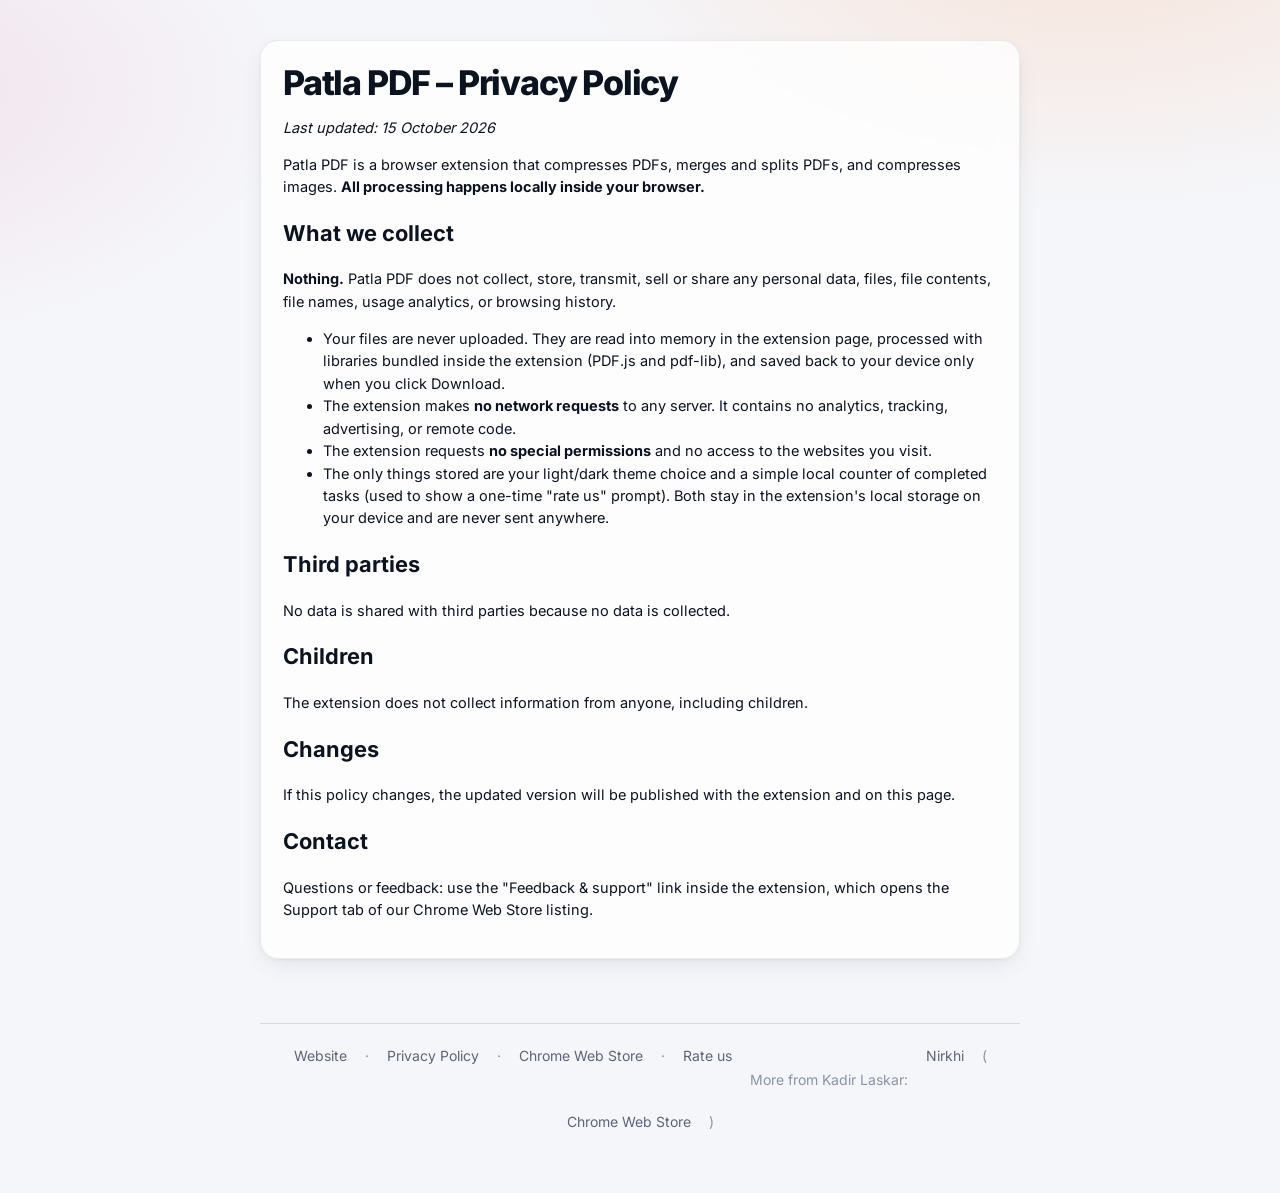
<file: privacy.html>
<!doctype html><html lang="en"><head><meta charset="utf-8"><meta name="viewport" content="width=device-width,initial-scale=1"><title>Patla PDF – Privacy Policy</title><link rel="stylesheet" href="app.css"><script src="theme.js"></script><link rel="icon" type="image/x-icon" href="/patla-pdf/favicon.ico"><link rel="icon" type="image/png" sizes="32x32" href="/patla-pdf/img/favicon-32.png"><link rel="icon" type="image/png" sizes="192x192" href="/patla-pdf/img/icon-192.png"><link rel="apple-touch-icon" href="/patla-pdf/img/apple-touch-icon.png"></head><body><main><div class="card" style="max-width:760px;margin:12px auto"><h1>Patla PDF – Privacy Policy</h1>
<p><i>Last updated: 15 October 2026</i></p>
<p>Patla PDF is a browser extension that compresses PDFs, merges and splits PDFs, and compresses images. <b>All processing happens locally inside your browser.</b></p>
<h2>What we collect</h2>
<p><b>Nothing.</b> Patla PDF does not collect, store, transmit, sell or share any personal data, files, file contents, file names, usage analytics, or browsing history.</p>
<ul><li>Your files are never uploaded. They are read into memory in the extension page, processed with libraries bundled inside the extension (PDF.js and pdf-lib), and saved back to your device only when you click Download.</li>
<li>The extension makes <b>no network requests</b> to any server. It contains no analytics, tracking, advertising, or remote code.</li>
<li>The extension requests <b>no special permissions</b> and no access to the websites you visit.</li>
<li>The only things stored are your light/dark theme choice and a simple local counter of completed tasks (used to show a one-time "rate us" prompt). Both stay in the extension's local storage on your device and are never sent anywhere.</li>
</ul><h2>Third parties</h2>
<p>No data is shared with third parties because no data is collected.</p>
<h2>Children</h2>
<p>The extension does not collect information from anyone, including children.</p>
<h2>Changes</h2>
<p>If this policy changes, the updated version will be published with the extension and on this page.</p>
<h2>Contact</h2>
<p>Questions or feedback: use the "Feedback &amp; support" link inside the extension, which opens the Support tab of our Chrome Web Store listing.</p></div></main><footer style="max-width:760px;margin:40px auto;padding:20px;border-top:1px solid #8884;font:14px/1.7 Inter,system-ui,sans-serif;text-align:center"><a href="/patla-pdf/">Website</a> · <a href="/patla-pdf/privacy.html">Privacy Policy</a> · <a href="https://chromewebstore.google.com/detail/ilaejpopdgkfaldkhcfdjfapfnjnkfgb">Chrome Web Store</a> · <a href="https://chromewebstore.google.com/detail/ilaejpopdgkfaldkhcfdjfapfnjnkfgb/reviews">Rate us</a><br>More from Kadir Laskar: <a href="https://kadirlaskar012.github.io/nirkhi/">Nirkhi</a> (<a href="https://chromewebstore.google.com/detail/cbaaiidkfibllmdbldcjgonaeampadcp">Chrome Web Store</a>)</footer></body></html>
</file>
<file: app.css>
@import url(base.css);
body{min-height:100vh;background:
  radial-gradient(900px 500px at 85% -10%,rgba(255,138,61,.18),transparent 60%),
  radial-gradient(700px 420px at -10% 10%,rgba(214,51,108,.10),transparent 60%),var(--bg);background-attachment:fixed}
[data-theme=dark] body{background:radial-gradient(900px 500px at 85% -10%,rgba(255,120,40,.16),transparent 60%),radial-gradient(700px 420px at -10% 10%,rgba(214,51,108,.12),transparent 60%),var(--bg);background-attachment:fixed}
.top{position:sticky;top:0;z-index:20;display:flex;align-items:center;gap:14px;padding:12px 28px;background:color-mix(in srgb,var(--bg) 70%,transparent);backdrop-filter:saturate(1.6) blur(18px);border-bottom:1px solid var(--border)}
.brand{display:flex;align-items:center;gap:11px;margin-right:auto}.brand b{font-size:17px;letter-spacing:-.02em;display:block;line-height:1.2}.brand small{color:var(--muted);font-size:12.5px}
.theme-btn .sun{display:none}[data-theme=dark] .theme-btn .sun{display:block}[data-theme=dark] .theme-btn .moon{display:none}
main{max-width:880px;margin:0 auto;padding:28px 24px 12px}
.tabs{display:flex;gap:4px;padding:5px;margin:0 auto 26px;width:max-content;max-width:100%;overflow-x:auto;background:var(--card);border:1px solid var(--border);border-radius:16px;box-shadow:var(--sh2);backdrop-filter:blur(14px)}
.tab{display:inline-flex;align-items:center;gap:8px;border:0;background:none;color:var(--muted);padding:10px 16px;font-weight:600;font-size:14px;border-radius:12px;cursor:pointer;white-space:nowrap;transition:color .2s,background .25s var(--ease),box-shadow .25s}
.tab:hover{color:var(--text);background:var(--soft)}
.tab.active{color:#fff;background:var(--grad);box-shadow:var(--glow)}
.panel{display:none}.panel.active{display:block;animation:rise .4s var(--ease)}
@keyframes rise{from{opacity:0;transform:translateY(8px)}to{opacity:1;transform:none}}
.hero{text-align:center;margin-bottom:22px}
h1{font-size:34px;line-height:1.15;letter-spacing:-.035em;margin:0 0 8px;font-weight:800}
.muted{color:var(--muted)}.hero .muted{font-size:15.5px;max-width:560px;margin:0 auto}
.drop{position:relative;display:flex;flex-direction:column;align-items:center;justify-content:center;gap:6px;border-radius:22px;padding:38px 20px;text-align:center;cursor:pointer;margin:0 0 16px;background:var(--card);backdrop-filter:blur(14px);border:1.5px dashed var(--border2);box-shadow:var(--sh2);transition:border-color .2s,background .2s,transform .2s var(--ease),box-shadow .2s}
.drop:hover{border-color:var(--pri3);transform:translateY(-1px)}
.drop.over{border-color:var(--pri);background:var(--soft);transform:scale(1.01);box-shadow:0 0 0 6px var(--soft),var(--sh2)}
.drop-ic{display:grid;place-items:center;width:58px;height:58px;border-radius:18px;background:var(--grad);color:#fff;box-shadow:var(--glow);margin-bottom:8px;transition:transform .3s var(--ease)}
.drop-ic svg.i{width:26px;height:26px}
.drop:hover .drop-ic,.drop.over .drop-ic{transform:translateY(-3px) scale(1.04)}
.drop b{font-size:16px}.drop .hint{color:var(--faint);font-size:12.5px}
.drop.compact{flex-direction:row;padding:12px 16px;gap:12px;border-radius:16px}.drop.compact .drop-ic{width:36px;height:36px;border-radius:11px;margin:0}.drop.compact .drop-ic svg.i{width:18px;height:18px}.drop.compact .hint{display:none}
.fileinfo{display:flex;align-items:center;gap:12px;background:var(--card);backdrop-filter:blur(14px);border:1px solid var(--border);border-radius:14px;padding:11px 14px;font-size:14px;box-shadow:var(--sh1);margin-bottom:16px;animation:rise .3s var(--ease)}
.fileinfo .fi-ic{display:grid;place-items:center;width:34px;height:34px;border-radius:10px;background:var(--soft);color:var(--pri)}
.fileinfo .meta{color:var(--muted);margin-left:auto;font-variant-numeric:tabular-nums}
.card{background:var(--card);backdrop-filter:blur(14px);border:1px solid var(--border);border-radius:var(--r);padding:22px;box-shadow:var(--sh2);margin:0 0 16px}
.label{font-weight:700;font-size:13px;text-transform:uppercase;letter-spacing:.06em;color:var(--muted);margin:2px 0 12px}
.chips{display:flex;flex-wrap:wrap;gap:8px;align-items:center;margin-bottom:20px}
.chip{border:1px solid var(--border2);background:var(--card-solid);color:var(--text);border-radius:999px;padding:8px 15px;font-size:13.5px;font-weight:600;cursor:pointer;transition:all .2s var(--ease)}
.chip:hover{border-color:var(--pri3);color:var(--pri)}
.chip.active{background:var(--grad);border-color:transparent;color:#fff;box-shadow:var(--glow)}
.custom{display:inline-flex;align-items:center;gap:7px;color:var(--muted);font-size:13.5px;margin-left:4px}
input[type=number],.text,select.text{border:1px solid var(--border2);background:var(--card-solid);color:var(--text);border-radius:11px;padding:9px 12px;font:inherit;transition:border-color .2s,box-shadow .2s}
input:focus,.text:focus{outline:none;border-color:var(--pri3);box-shadow:0 0 0 4px var(--soft)}
.custom input{width:92px}.text{width:100%}
.radios{display:grid;gap:10px;margin-bottom:22px}
.opt{display:flex;align-items:flex-start;gap:12px;border:1px solid var(--border2);border-radius:14px;padding:12px 14px;cursor:pointer;background:var(--card-solid);transition:border-color .2s,background .2s}
.opt:hover{border-color:var(--pri3)}
.opt:has(input:checked){border-color:var(--pri);background:var(--soft)}
.opt input{accent-color:var(--pri);margin-top:3px}.opt b{display:block}.opt span.muted{font-size:13px}
.grid2{display:grid;grid-template-columns:1fr 1fr;gap:14px;margin-bottom:20px}.grid2 label{display:flex;flex-direction:column;gap:6px;font-size:13px;font-weight:600;color:var(--muted)}.grid2 .chk{flex-direction:row;align-items:center;gap:8px;font-weight:500}
input[type=checkbox]{accent-color:var(--pri);width:16px;height:16px}
.row{display:flex;gap:10px;flex-wrap:wrap;margin-top:14px;align-items:center}
.progress{position:relative;background:var(--card);backdrop-filter:blur(14px);border:1px solid var(--border);border-radius:16px;padding:14px 16px;box-shadow:var(--sh2);margin:0 0 16px;display:flex;align-items:center;gap:14px;animation:rise .3s var(--ease)}
.progress .bar{flex:1;height:10px;background:var(--bg2);border-radius:99px;overflow:hidden}
.progress .bar i{position:relative;display:block;height:100%;width:0;background:var(--grad);border-radius:99px;transition:width .35s var(--ease);overflow:hidden}
.progress .bar i::after{content:"";position:absolute;inset:0;background:linear-gradient(90deg,transparent,rgba(255,255,255,.45),transparent);transform:translateX(-100%);animation:shimmer 1.3s infinite}
@keyframes shimmer{to{transform:translateX(100%)}}
.progress span{font-size:13px;color:var(--muted);min-width:210px;font-variant-numeric:tabular-nums}
.result{position:relative;background:var(--card);backdrop-filter:blur(14px);border:1px solid var(--border);border-radius:var(--r);padding:22px;margin:0 0 16px;box-shadow:var(--sh2);overflow:hidden;animation:pop .45s var(--ease)}
.result::before{content:"";position:absolute;inset:0 0 auto 0;height:3px;background:linear-gradient(90deg,#12b76a,#32d583)}
.result.err::before{background:linear-gradient(90deg,#f04438,#fd853a)}
@keyframes pop{from{opacity:0;transform:translateY(10px) scale(.985)}to{opacity:1;transform:none}}
.res-head{display:flex;align-items:center;gap:10px;font-weight:700;margin-bottom:16px}
.res-head .st{display:grid;place-items:center;width:28px;height:28px;border-radius:50%;background:var(--ok-soft);color:var(--ok)}
.result.err .res-head .st{background:var(--err-soft);color:var(--err)}
.res-head .st svg.i{width:16px;height:16px;stroke-width:2.6}
.res-head .time{margin-left:auto;font-weight:500;color:var(--faint);font-size:13px}
.compare{display:grid;grid-template-columns:1fr auto 1fr auto;gap:18px;align-items:center;margin-bottom:14px}
.compare .k{font-size:12px;text-transform:uppercase;letter-spacing:.06em;color:var(--faint);font-weight:700}
.compare .v{font-size:28px;font-weight:800;letter-spacing:-.03em;font-variant-numeric:tabular-nums}
.compare .after .v{background:var(--grad);-webkit-background-clip:text;background-clip:text;color:transparent}
.compare .arr{color:var(--faint)}
.save-pill{display:inline-flex;align-items:center;gap:6px;background:var(--ok-soft);color:#067647;font-weight:800;border-radius:999px;padding:8px 14px;font-size:15px}
[data-theme=dark] .save-pill{color:#6ce9a6}
.meter{height:8px;background:var(--bg2);border-radius:99px;overflow:hidden;margin:4px 0 14px}
.meter i{display:block;height:100%;border-radius:99px;background:var(--grad);width:100%;animation:shrink .9s var(--ease) both}
@keyframes shrink{from{width:100%!important}}
.note{font-size:13.5px;color:var(--muted);margin:0 0 16px}
.result img.preview{width:120px;height:120px;object-fit:cover;border-radius:14px;border:1px solid var(--border);box-shadow:var(--sh2);float:right;margin:0 0 10px 16px}
.dl{text-decoration:none}
.filelist{list-style:none;padding:0;margin:0 0 6px}
.filelist li{display:flex;align-items:center;gap:12px;background:var(--card);backdrop-filter:blur(14px);border:1px solid var(--border);border-radius:14px;padding:10px 12px;margin:0 0 8px;cursor:grab;box-shadow:var(--sh1);animation:rise .3s var(--ease);transition:transform .2s var(--ease),box-shadow .2s,border-color .2s}
.filelist li:hover{box-shadow:var(--sh2);border-color:var(--border2)}
.filelist li.dragging{opacity:.5;transform:scale(.98)}
.filelist .grip{color:var(--faint)}.filelist .num{display:grid;place-items:center;min-width:26px;height:26px;border-radius:8px;background:var(--soft);color:var(--pri);font-weight:800;font-size:12.5px}
.filelist .name{flex:1;overflow:hidden;text-overflow:ellipsis;white-space:nowrap;font-weight:600}.filelist .meta{color:var(--muted);font-size:12.5px;font-variant-numeric:tabular-nums}
footer{display:flex;justify-content:center;gap:18px;flex-wrap:wrap;color:var(--faint);font-size:13px;padding:22px 24px 34px}footer a{color:var(--muted);text-decoration:none}footer a:hover{color:var(--pri)}
.toast{position:fixed;bottom:22px;left:50%;transform:translateX(-50%);background:#0b1220;color:#fff;padding:11px 18px;border-radius:12px;box-shadow:var(--sh3);animation:pop .3s var(--ease);z-index:50}
code{background:var(--soft);color:var(--pri2);padding:1px 6px;border-radius:6px;font-size:12.5px}
.rate{position:fixed;right:22px;bottom:22px;z-index:40;width:330px;background:var(--card-solid);border:1px solid var(--border);border-radius:18px;padding:18px;box-shadow:var(--sh3);animation:pop .4s var(--ease)}
.rate b{display:block;font-size:15px;margin-bottom:4px}.rate p{margin:0 0 14px;color:var(--muted);font-size:13.5px}
.rate .stars{color:#fdb022;display:flex;gap:2px;margin-bottom:8px}.rate .stars svg.i{fill:#fdb022;stroke:#fdb022;width:18px;height:18px}
.rate .row{margin:0}.rate .btn{padding:8px 14px;font-size:13.5px}
@media (max-width:640px){.top{padding:10px 14px}.badge-local{display:none}.grid2{grid-template-columns:1fr}main{padding:18px 14px}h1{font-size:26px}.compare{grid-template-columns:1fr auto 1fr}.compare .save-pill{grid-column:1/-1;justify-self:start}.tab span{display:none}}
</file>
